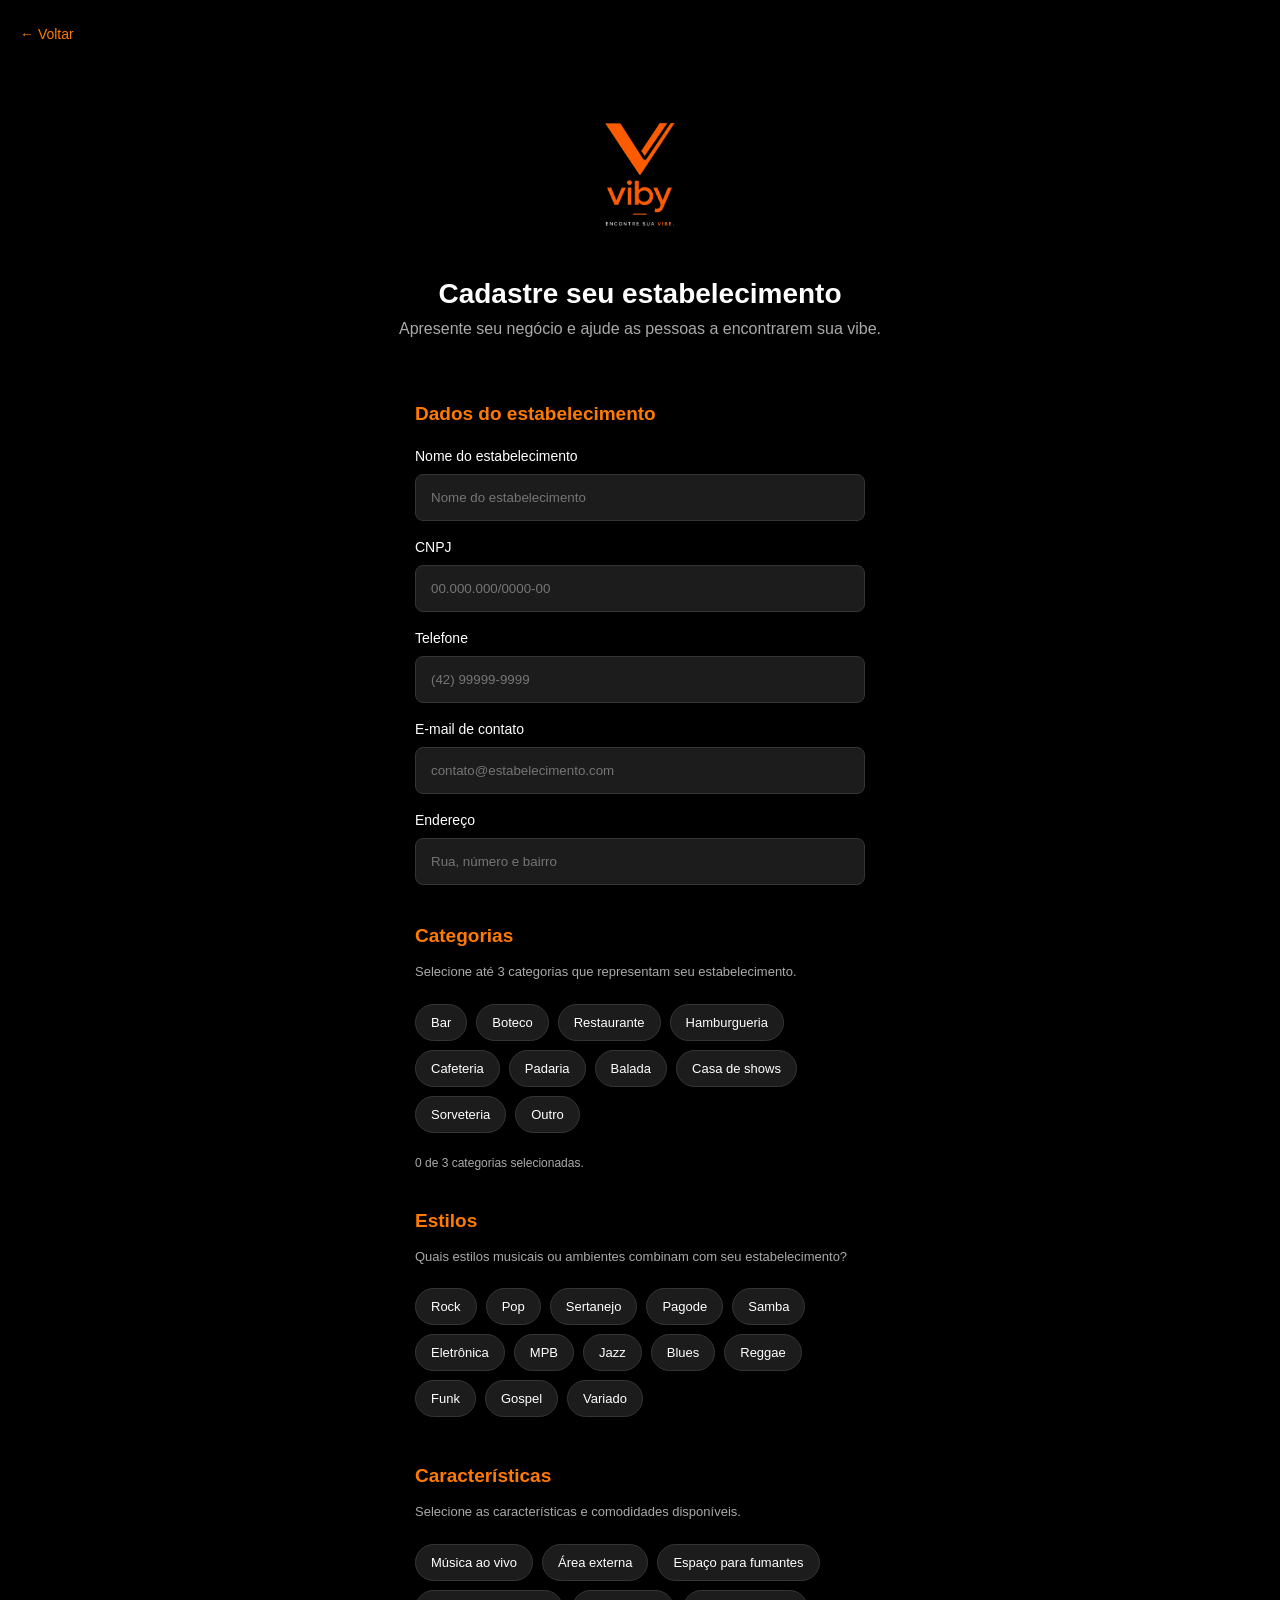
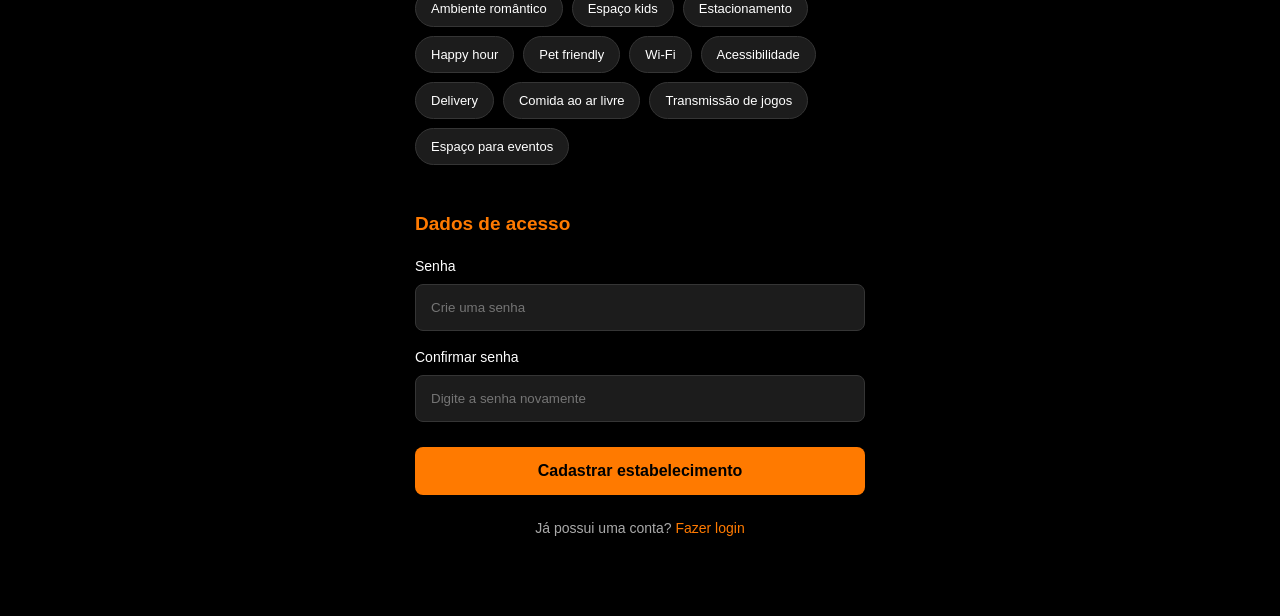
<file: cadastro-estabelecimento.html>
<!DOCTYPE html>
<html lang="pt-BR">
<head>
    <meta charset="UTF-8">
    <meta name="viewport" content="width=device-width, initial-scale=1.0">
    <title>Cadastro de estabelecimento | VIBY</title>
    <link rel="stylesheet" href="style.css">
</head>

<body>

<main class="paginaCadastro">

    <a href="cadastro.html" class="voltarInicio">← Voltar</a>

    <div class="conteudoCadastro">

        <img src="img/logo.png" alt="Logo Viby" class="logoCadastro">

        <h1>Cadastre seu estabelecimento</h1>
        <p>Apresente seu negócio e ajude as pessoas a encontrarem sua vibe.</p>

      <form class="formularioCadastro" id="formEstabelecimento" method="POST" action="cadastro-estabelecimento.php">

            <h2 class="tituloGrupo">Dados do estabelecimento</h2>

            <label for="nomeEstabelecimento">Nome do estabelecimento</label>
            <input type="text" id="nomeEstabelecimento" name="nomeEstabelecimento" placeholder="Nome do estabelecimento" required>

            <label for="cnpj">CNPJ</label>
            <input type="text" id="cnpj" name="cnpj" placeholder="00.000.000/0000-00" required>

            <label for="telefoneEstabelecimento">Telefone</label>
            <input type="tel" id="telefoneEstabelecimento" name="telefone" placeholder="(42) 99999-9999" required>

            <label for="emailEstabelecimento">E-mail de contato</label>
            <input type="email" id="emailEstabelecimento" name="email" placeholder="contato@estabelecimento.com" required>

            <label for="enderecoEstabelecimento">Endereço</label>
            <input type="text" id="enderecoEstabelecimento" name="endereco" placeholder="Rua, número e bairro" required>


            <h2 class="tituloGrupo">Categorias</h2>
            <p class="descricaoSelecao">Selecione até 3 categorias que representam seu estabelecimento.</p>

            <div class="grupoOpcoes" id="grupoCategorias">

                <button type="button" class="opcaoMultipla" data-valor="Bar">Bar</button>
                <button type="button" class="opcaoMultipla" data-valor="Boteco">Boteco</button>
                <button type="button" class="opcaoMultipla" data-valor="Restaurante">Restaurante</button>
                <button type="button" class="opcaoMultipla" data-valor="Hamburgueria">Hamburgueria</button>
                <button type="button" class="opcaoMultipla" data-valor="Cafeteria">Cafeteria</button>
                <button type="button" class="opcaoMultipla" data-valor="Padaria">Padaria</button>
                <button type="button" class="opcaoMultipla" data-valor="Balada">Balada</button>
                <button type="button" class="opcaoMultipla" data-valor="Casa de shows">Casa de shows</button>
                <button type="button" class="opcaoMultipla" data-valor="Sorveteria">Sorveteria</button>
                <button type="button" class="opcaoMultipla" data-valor="Outro">Outro</button>

            </div>

            <small id="avisoCategorias">0 de 3 categorias selecionadas.</small>


            <h2 class="tituloGrupo">Estilos</h2>
            <p class="descricaoSelecao">Quais estilos musicais ou ambientes combinam com seu estabelecimento?</p>

            <div class="grupoOpcoes" id="grupoEstilos">

                <button type="button" class="opcaoMultipla" data-valor="Rock">Rock</button>
                <button type="button" class="opcaoMultipla" data-valor="Pop">Pop</button>
                <button type="button" class="opcaoMultipla" data-valor="Sertanejo">Sertanejo</button>
                <button type="button" class="opcaoMultipla" data-valor="Pagode">Pagode</button>
                <button type="button" class="opcaoMultipla" data-valor="Samba">Samba</button>
                <button type="button" class="opcaoMultipla" data-valor="Eletrônica">Eletrônica</button>
                <button type="button" class="opcaoMultipla" data-valor="MPB">MPB</button>
                <button type="button" class="opcaoMultipla" data-valor="Jazz">Jazz</button>
                <button type="button" class="opcaoMultipla" data-valor="Blues">Blues</button>
                <button type="button" class="opcaoMultipla" data-valor="Reggae">Reggae</button>
                <button type="button" class="opcaoMultipla" data-valor="Funk">Funk</button>
                <button type="button" class="opcaoMultipla" data-valor="Gospel">Gospel</button>
                <button type="button" class="opcaoMultipla" data-valor="Variado">Variado</button>

            </div>


            <h2 class="tituloGrupo">Características</h2>
            <p class="descricaoSelecao">Selecione as características e comodidades disponíveis.</p>

            <div class="grupoOpcoes" id="grupoCaracteristicas">

                <button type="button" class="opcaoMultipla" data-valor="Música ao vivo">Música ao vivo</button>
                <button type="button" class="opcaoMultipla" data-valor="Área externa">Área externa</button>
                <button type="button" class="opcaoMultipla" data-valor="Espaço para fumantes">Espaço para fumantes</button>
                <button type="button" class="opcaoMultipla" data-valor="Ambiente romântico">Ambiente romântico</button>
                <button type="button" class="opcaoMultipla" data-valor="Espaço kids">Espaço kids</button>
                <button type="button" class="opcaoMultipla" data-valor="Estacionamento">Estacionamento</button>
                <button type="button" class="opcaoMultipla" data-valor="Happy hour">Happy hour</button>
                <button type="button" class="opcaoMultipla" data-valor="Pet friendly">Pet friendly</button>
                <button type="button" class="opcaoMultipla" data-valor="Wi-Fi">Wi-Fi</button>
                <button type="button" class="opcaoMultipla" data-valor="Acessibilidade">Acessibilidade</button>
                <button type="button" class="opcaoMultipla" data-valor="Delivery">Delivery</button>
                <button type="button" class="opcaoMultipla" data-valor="Comida ao ar livre">Comida ao ar livre</button>
                <button type="button" class="opcaoMultipla" data-valor="Transmissão de jogos">Transmissão de jogos</button>
                <button type="button" class="opcaoMultipla" data-valor="Espaço para eventos">Espaço para eventos</button>

            </div>


            <h2 class="tituloGrupo">Dados de acesso</h2>

            <label for="senhaProprietario">Senha</label>
            <input type="password" id="senhaProprietario" name="senha" placeholder="Crie uma senha" required>

            <label for="confirmarSenhaProprietario">Confirmar senha</label>
            <input type="password" id="confirmarSenhaProprietario" name="confirmarSenha" placeholder="Digite a senha novamente" required>

            <button type="submit" class="botaoCadastro">
                Cadastrar estabelecimento
            </button>

        </form>

        <p class="textoLogin">
            Já possui uma conta?
            <a href="login.html">Fazer login</a>
        </p>

    </div>

</main>

<script>

    function configurarSelecao(idGrupo, limite, idAviso) {

        const grupo = document.getElementById(idGrupo);
        const aviso = document.getElementById(idAviso);
        const opcoes = grupo.querySelectorAll(".opcaoMultipla");

        opcoes.forEach(function(botao) {

            botao.addEventListener("click", function() {

                const jaSelecionado = botao.classList.contains("selecionado");

                if (jaSelecionado) {

                    botao.classList.remove("selecionado");

                } else {

                    const selecionados = grupo.querySelectorAll(".selecionado");

                    if (limite !== null && selecionados.length >= limite) {
                        aviso.textContent = "Você pode selecionar no máximo " + limite + " opções.";
                        return;
                    }

                    botao.classList.add("selecionado");

                }

                if (aviso) {
                    const total = grupo.querySelectorAll(".selecionado").length;

                    if (limite !== null) {
                        aviso.textContent = total + " de " + limite + " selecionadas.";
                    } else {
                        aviso.textContent = total + " selecionadas.";
                    }
                }

            });

        });

    }

    configurarSelecao("grupoCategorias", 3, "avisoCategorias");
    configurarSelecao("grupoEstilos", null, null);
    configurarSelecao("grupoCaracteristicas", null, null);


    document.getElementById("formEstabelecimento").addEventListener("submit", function(event) {

    
        const categoriasSelecionadas = document.querySelectorAll("#grupoCategorias .selecionado");

        const senha = document.getElementById("senhaProprietario").value;
        const confirmarSenha = document.getElementById("confirmarSenhaProprietario").value;

        if (categoriasSelecionadas.length === 0) {
            alert("Selecione pelo menos uma categoria.");
            return;
        }

        if (senha !== confirmarSenha) {
            alert("As senhas não coincidem.");
            return;
        }

       ["Categorias", "Estilos", "Caracteristicas"].forEach(function(tipo) {
    const grupo = document.getElementById("grupo" + tipo);
    const selecionados = grupo.querySelectorAll(".selecionado");

    selecionados.forEach(function(botao) {
        const campo = document.createElement("input");
        campo.type = "hidden";
        campo.name = tipo.toLowerCase() + "[]";
        campo.value = botao.dataset.valor;
        document.getElementById("formEstabelecimento").appendChild(campo);
    });
});

    });

</script>

</body>
</html>
</file>
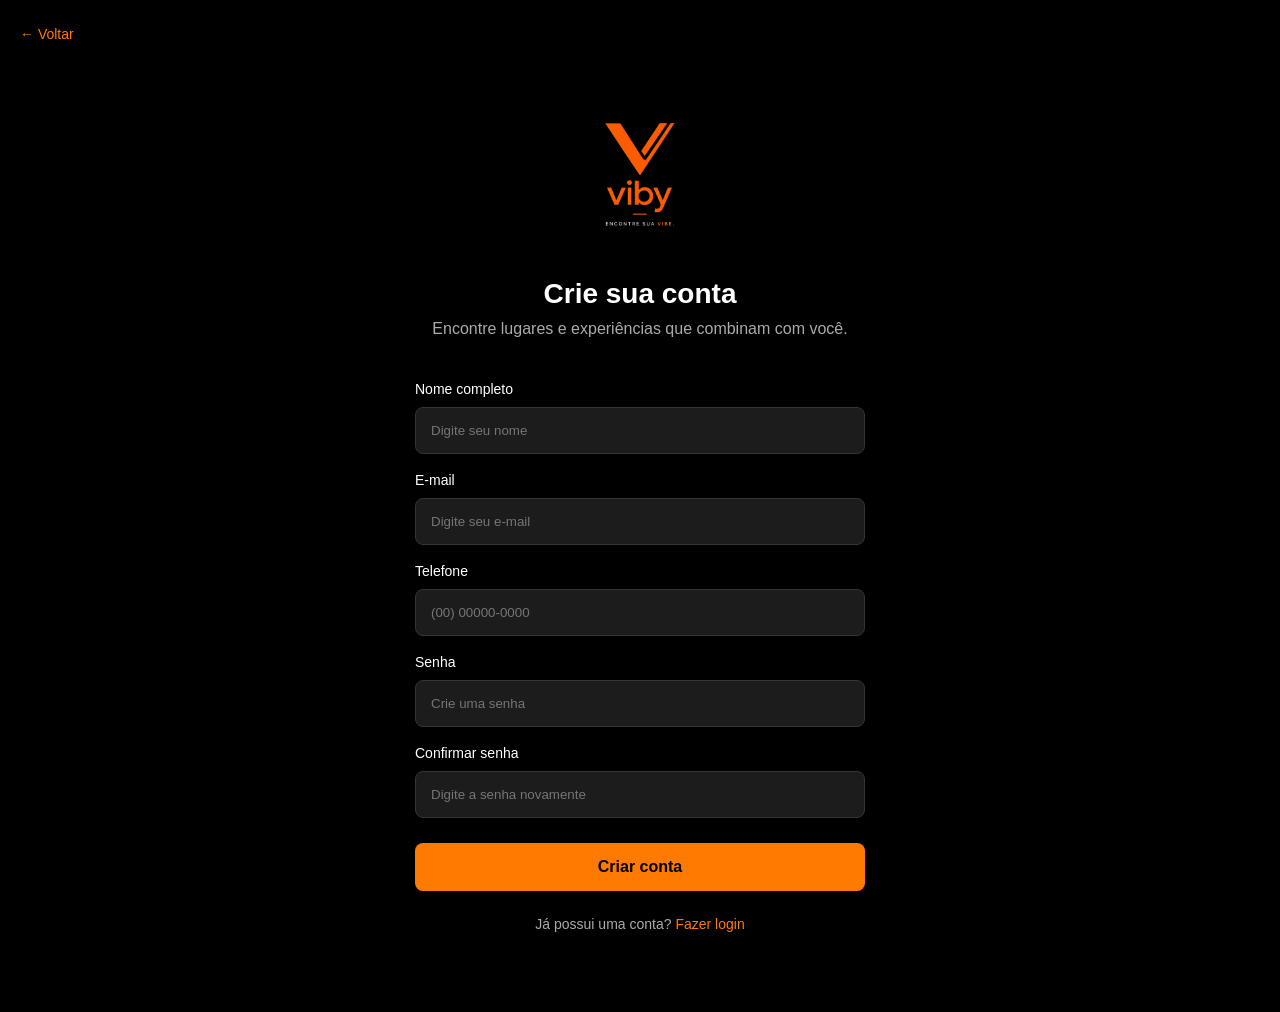
<file: cadastro-usuario.html>
<!DOCTYPE html>
<html lang="pt-BR">
<head>
    <meta charset="UTF-8">
    <meta name="viewport" content="width=device-width, initial-scale=1.0">
    <title>Cadastro de usuário | VIBY</title>
    <link rel="stylesheet" href="style.css">
</head>
<body>

    <main class="paginaCadastro">

        <a href="cadastro.html" class="voltarInicio">← Voltar</a>

        <div class="conteudoCadastro">

            <img src="img/logo.png" alt="Logo Viby" class="logoCadastro">

            <h1>Crie sua conta</h1>
            <p>Encontre lugares e experiências que combinam com você.</p>

            <form class="formularioCadastro"
                  action="cadastro-usuario.php"
                  method="POST">

                <label for="nome">Nome completo</label>
                <input type="text" id="nome" name="nome"
                       placeholder="Digite seu nome" maxlength="100" required>

                <label for="email">E-mail</label>
                <input type="email" id="email" name="email"
                       placeholder="Digite seu e-mail" maxlength="150" required>

                <label for="telefone">Telefone</label>
                <input type="tel" id="telefone" name="telefone"
                       placeholder="(00) 00000-0000" maxlength="20" required>

                <label for="senha">Senha</label>
                <input type="password" id="senha" name="senha"
                       placeholder="Crie uma senha" required>

                <label for="confirmarSenha">Confirmar senha</label>
                <input type="password" id="confirmarSenha"
                       name="confirmarSenha"
                       placeholder="Digite a senha novamente" required>

                <button type="submit" class="botaoCadastro">
                    Criar conta
                </button>

            </form>

            <p class="textoLogin">
                Já possui uma conta?
                <a href="login.html">Fazer login</a>
            </p>

        </div>

    </main>

</body>
</html>
</file>
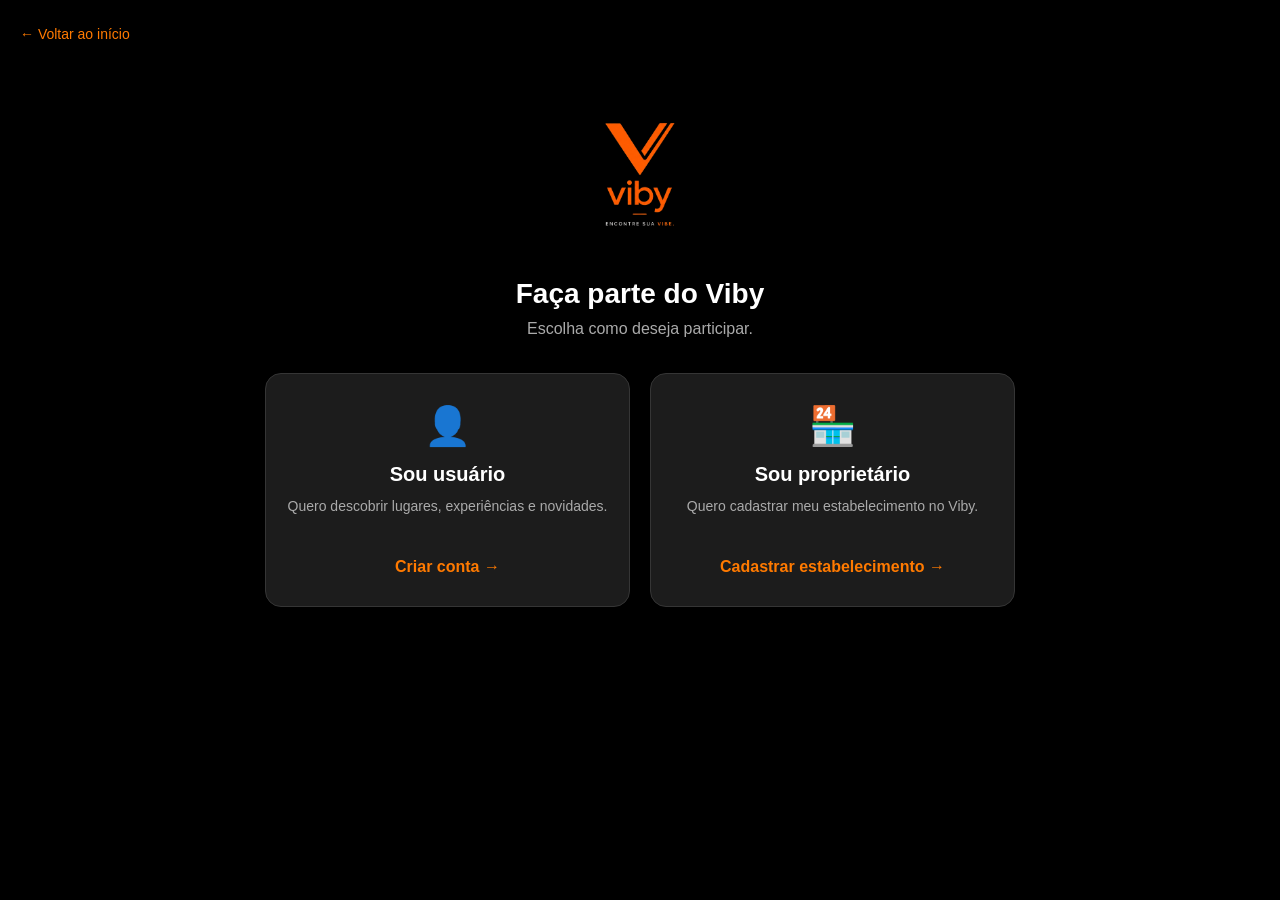
<file: cadastro.html>
<!DOCTYPE html>
<html lang="pt-BR">
<head>
    <meta charset="UTF-8">
    <meta name="viewport" content="width=device-width, initial-scale=1.0">
    <title>Cadastro | VIBY</title>
    <link rel="stylesheet" href="style.css">
</head>
<body>

    <main class="paginaCadastro">

        <a href="index.php" class="voltarInicio">← Voltar ao início</a>

        <div class="conteudoCadastro">

            <img src="img/logo.png" alt="Logo Viby" class="logoCadastro">

            <h1>Faça parte do Viby</h1>
            <p>Escolha como deseja participar.</p>

            <div class="opcoesCadastro">

                <a href="cadastro-usuario.html" class="opcaoCadastro">
                    <span class="iconeCadastro">👤</span>
                    <h2>Sou usuário</h2>
                    <p>Quero descobrir lugares, experiências e novidades.</p>
                    <span class="textoOpcao">Criar conta →</span>
                </a>

                <a href="cadastro-estabelecimento.html" class="opcaoCadastro">
                    <span class="iconeCadastro">🏪</span>
                    <h2>Sou proprietário</h2>
                    <p>Quero cadastrar meu estabelecimento no Viby.</p>
                    <span class="textoOpcao">Cadastrar estabelecimento →</span>
                </a>

            </div>

        </div>

    </main>

</body>
</html>
</file>
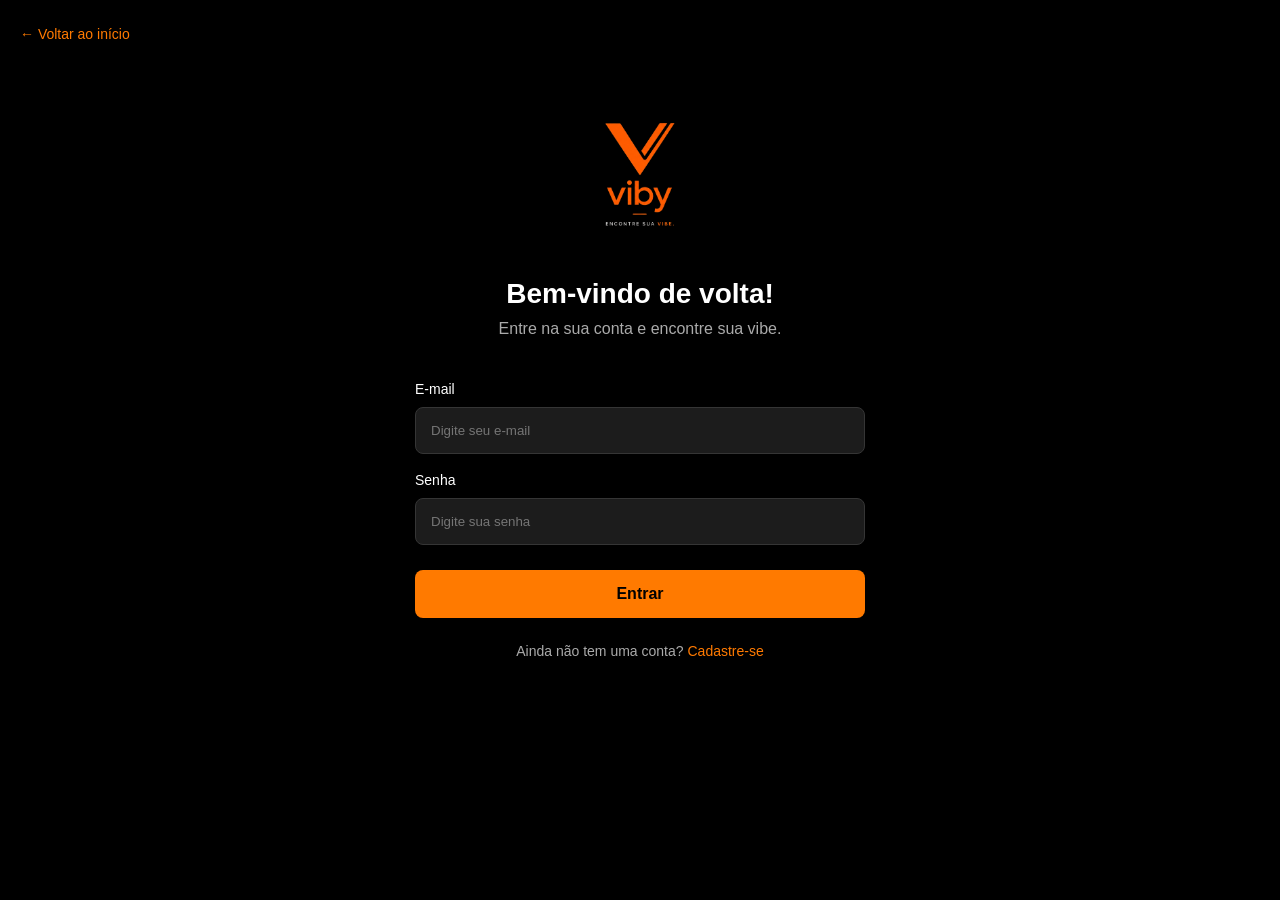
<file: login.html>
<!DOCTYPE html>
<html lang="pt-BR">
<head>
    <meta charset="UTF-8">
    <meta name="viewport" content="width=device-width, initial-scale=1.0">
    <title>Login | VIBY</title>
    <link rel="stylesheet" href="style.css">
</head>
<body>

    <main class="paginaCadastro">

        <a href="index.php" class="voltarInicio">← Voltar ao início</a>

        <div class="conteudoCadastro">

            <img src="img/logo.png" alt="Logo Viby" class="logoCadastro">

            <h1>Bem-vindo de volta!</h1>
            <p>Entre na sua conta e encontre sua vibe.</p>

            <form class="formularioCadastro" method="POST" action="login.php">

                <label for="emailLogin">E-mail</label>
                <input type="email" id="emailLogin" name="email"
                    placeholder="Digite seu e-mail" required>

                <label for="senhaLogin">Senha</label>
                <input type="password" id="senhaLogin" name="senha"
                    placeholder="Digite sua senha" required>

                <button type="submit" class="botaoCadastro">
                    Entrar
                </button>

            </form>

            <p class="textoLogin">
                Ainda não tem uma conta?
                <a href="cadastro.html">Cadastre-se</a>
            </p>

        </div>

    </main>

</body>
</html>
</file>
<file: style.css>
* {
    margin: 0;
    padding: 0;
    box-sizing: border-box;
}

body {
    background-color: #000;
    font-family: Arial, sans-serif;
}

/* IMAGEM DE FUNDO */
.hero {
    position: relative;
    width: 100%;
    height: 380px;

    background-image: url("img/fundo.jpg");
    background-size: cover;
    background-position: center;
    background-repeat: no-repeat;

    display: flex;
    justify-content: center;
    align-items: flex-start;
}

/* DEGRADÊ INFERIOR */
.hero::after {
    content: "";
    position: absolute;
    bottom: 0;
    left: 0;

    width: 100%;
    height: 25%;

    background: linear-gradient(
        to bottom,
        transparent 0%,
        rgba(0, 0, 0, 0.5) 50%,
        #000 100%
    );

    pointer-events: none;
}

.hero::before {
    content: "";
    position: absolute;
    inset: 0;
    background: rgba(0, 0, 0, 0.45);
}
.hero {
    isolation: isolate;
}

/* LOGO */
.logo {
    position: relative;
    z-index: 1;

    width: 150px;
    max-width: 55%;
    height: auto;

    margin-top: 30px;
}

/* RESTANTE DA PÁGINA */
main {
    width: 100%;
    min-height: 100vh;
    background-color: #000;
}

/* TABLET E DESKTOP */
@media (min-width: 768px) {
    .hero {
        height: 450px;
    }

    .logo {
        width: 200px;
    }
}

/* BARRA DE BUSCA */
.busca {
    position: absolute;
    z-index: 2;

    bottom: 85px;
    left: 12px;

    width: calc(100% - 24px);
    height: 58px;

    display: flex;
    align-items: center;

    background: #1C1C1C;
    border: 1px solid #353535;
    border-radius: 40px;

    padding: 6px 6px 6px 18px;
}

/* ÍCONE */
.icone-busca {
    color: #AAAAAA;
    font-size: 27px;
    margin-right: 10px;
    
}

/* CAMPO DE TEXTO */
.busca input {
    flex: 1;
    min-width: 0;

    background: transparent;
    border: none;
    outline: none;

    color: #FFFFFF;
    font-size: 15px;
}


.busca input::placeholder {
    color: #AAAAAA;
}
.bntBuscar {
    background-color: #FF7A00;
    color: #000000;
    border-radius: 60px;

    padding: 13px 25px;
    font-size: 16px;
    min-height: px;
}

/* SUGESTÕES DE VIBE */
.sugestoes {
    width: 100%;
    max-width: 900px;
    margin: 0 auto;
    padding: 25px 20px;
}

/* TÍTULO */
.sugestoes h2 {
    color: #FFFFFF;
    font-size: clamp(17px, 2vw, 21px);
    margin-bottom: 18px;
}

/* LISTA DE SUGESTÕES */
.listaSugestoes {
    display: flex;
    flex-direction: column;
    gap: 12px;
}

/* BOTÕES */
.itemSugestao {
    width: 100%;
    min-height: 58px;

    display: flex;
    align-items: center;
    justify-content: space-between;
    gap: 15px;

    padding: 15px 18px;

    background-color: #1C1C1C;
    border: 1px solid #353535;
    border-radius: 12px;

    color: #FFFFFF;
    font-size: 14px;
    text-align: left;

    cursor: pointer;
}

/* SETAS */
.itemSugestao span {
    color: #FF7A00;
    font-size: 22px;
    flex-shrink: 0;
}

/* EFEITO AO PASSAR O MOUSE */
.itemSugestao:hover {
    border-color: #FF7A00;
    background-color: #252525;
}

/* CATEGORIAS */
.categorias {
    width: 100%;
    max-width: 1200px;
    margin: 0 auto;
    padding: 30px 20px;
}

/* TÍTULO */
.categorias h2 {
    color: #FFFFFF;
    font-size: clamp(18px, 2vw, 22px);
    margin-bottom: 18px;
}

/* LISTA DE CATEGORIAS */
.listaCategorias {
    display: flex;
    gap: 15px;

    overflow-x: auto;
    overflow-y: hidden;

    padding-bottom: 12px;

    scroll-behavior: smooth;
    -webkit-overflow-scrolling: touch;
}

/* BARRA DE ROLAGEM */
.listaCategorias::-webkit-scrollbar {
    height: 5px;
}

.listaCategorias::-webkit-scrollbar-thumb {
    background: #FF7A00;
    border-radius: 10px;
}

.listaCategorias::-webkit-scrollbar-track {
    background: #1C1C1C;
}

/* CARTÃO */
.cardCategoria {
    position: relative;

    flex: 0 0 180px;
    height: 220px;

    border-radius: 14px;
    overflow: hidden;

    cursor: pointer;
    border: 1px solid #353535;
}

/* IMAGENS */
.cardCategoria img {
    width: 100%;
    height: 100%;

    object-fit: cover;

    transition: transform 0.3s ease;
}

/* ESCURECIMENTO DA PARTE INFERIOR */
.cardCategoria::after {
    content: "";
    position: absolute;
    inset: 0;

    background: linear-gradient(
        to top,
        rgba(0, 0, 0, 0.85),
        transparent 65%
    );
}

/* NOME DA CATEGORIA */
.cardCategoria h3 {
    position: absolute;
    z-index: 1;

    bottom: 15px;
    left: 14px;

    color: #FFFFFF;
    font-size: 16px;
    font-weight: bold;
}

/* EFEITO DO MOUSE */
.cardCategoria:hover img {
    transform: scale(1.08);
}

/* CELULARES */
@media (max-width: 600px) {

    .categorias {
        padding: 25px 15px;
    }

    .cardCategoria {
        flex: 0 0 145px;
        height: 185px;
    }

    .cardCategoria h3 {
        font-size: 14px;
    }
}


/* TELA DE CADASTRO */

.paginaCadastro {
    min-height: 100vh;
    background: #000;
    padding: 25px 20px;
    color: #FFF;
}

.voltarInicio {
    color: #FF7A00;
    text-decoration: none;
    font-size: 14px;
}

.conteudoCadastro {
    width: 100%;
    max-width: 750px;
    margin: 55px auto;
    text-align: center;
}

.logoCadastro {
    width: 130px;
    height: auto;
    margin-bottom: 25px;
}

.conteudoCadastro h1 {
    font-size: 28px;
    margin-bottom: 10px;
}

.conteudoCadastro > p {
    color: #AAA;
    margin-bottom: 35px;
}

.opcoesCadastro {
    display: grid;
    grid-template-columns: 1fr 1fr;
    gap: 20px;
}

.opcaoCadastro {
    background: #1C1C1C;
    border: 1px solid #353535;
    border-radius: 16px;
    padding: 30px 20px;
    text-decoration: none;
    color: #FFF;
    transition: 0.3s;
}

.opcaoCadastro:hover {
    border-color: #FF7A00;
    transform: translateY(-4px);
}

.iconeCadastro {
    font-size: 38px;
}

.opcaoCadastro h2 {
    font-size: 20px;
    margin: 15px 0 10px;
}

.opcaoCadastro p {
    color: #AAA;
    font-size: 14px;
    line-height: 1.5;
    min-height: 42px;
}

.textoOpcao {
    display: inline-block;
    color: #FF7A00;
    font-weight: bold;
    margin-top: 20px;
}

@media (max-width: 600px) {
    .opcoesCadastro {
        grid-template-columns: 1fr;
    }

    .conteudoCadastro {
        margin-top: 35px;
    }
}


/* FORMULÁRIO DE CADASTRO */

.formularioCadastro {
    display: flex;
    flex-direction: column;
    text-align: left;
    gap: 10px;
    max-width: 450px;
    margin: 0 auto;
}

.formularioCadastro label {
    color: #FFF;
    font-size: 14px;
    margin-top: 8px;
}

.formularioCadastro input {
    width: 100%;
    padding: 15px;
    background: #1C1C1C;
    border: 1px solid #353535;
    border-radius: 8px;
    color: #FFF;
    outline: none;
}

.formularioCadastro input:focus {
    border-color: #FF7A00;
}

.botaoCadastro {
    width: 100%;
    padding: 15px;
    margin-top: 15px;
    background: #FF7A00;
    color: #000;
    border: none;
    border-radius: 8px;
    font-size: 16px;
    font-weight: bold;
    cursor: pointer;
}

.textoLogin {
    margin-top: 25px;
    color: #AAA;
    font-size: 14px;
}

.textoLogin a {
    color: #FF7A00;
    text-decoration: none;
}


/* CAMPO DE SELEÇÃO DO CADASTRO */

.formularioCadastro select {
    width: 100%;
    padding: 15px;
    background: #1C1C1C;
    border: 1px solid #353535;
    border-radius: 8px;
    color: #FFF;
    outline: none;
    font-size: 14px;
}

.formularioCadastro select:focus {
    border-color: #FF7A00;
}

.formularioCadastro select option {
    background: #1C1C1C;
    color: #FFF;
}

/* MENU DE LOGIN E CADASTRO */

.menuConta {
    position: absolute;
    top: 20px;
    right: 25px;
    z-index: 5;
    display: flex;
    align-items: center;
    gap: 15px;
}

.menuConta a {
    color: #FFFFFF;
    text-decoration: none;
    font-size: 14px;
}

.menuConta .botaoConta {
    background: #FF7A00;
    color: #000000;
    padding: 10px 18px;
    border-radius: 25px;
    font-weight: bold;
}

@media (max-width: 600px) {
    .menuConta {
        top: 15px;
        right: 15px;
    }
}


/* SEÇÃO PARA ESTABELECIMENTOS */

.cadastroEstabelecimento {
    width: 100%;
    padding: 60px 20px;
    background: #1C1C1C;
    border-top: 1px solid #353535;
    text-align: center;
}

.conteudoEstabelecimento {
    max-width: 700px;
    margin: 0 auto;
}

.conteudoEstabelecimento h2 {
    color: #FFFFFF;
    font-size: clamp(22px, 3vw, 30px);
    margin-bottom: 18px;
}

.conteudoEstabelecimento p {
    color: #AAAAAA;
    font-size: 15px;
    line-height: 1.6;
    margin-bottom: 28px;
}

.botaoEstabelecimento {
    display: inline-block;
    padding: 14px 25px;
    background: #FF7A00;
    color: #000000;
    text-decoration: none;
    border-radius: 30px;
    font-weight: bold;
    transition: 0.3s;
}

.botaoEstabelecimento:hover {
    background: #FF9533;
    transform: translateY(-2px);
}

/* GRUPOS DE SELEÇÃO MÚLTIPLA */

.tituloGrupo {
    color: #FF7A00;
    font-size: 19px;
    margin-top: 30px;
    margin-bottom: 5px;
}

.descricaoSelecao {
    color: #AAAAAA;
    font-size: 13px;
    line-height: 1.5;
    margin-bottom: 12px;
}

.grupoOpcoes {
    display: flex;
    flex-wrap: wrap;
    gap: 9px;
    margin-bottom: 8px;
}

.opcaoMultipla {
    background: #1C1C1C;
    color: #FFFFFF;
    border: 1px solid #353535;
    border-radius: 25px;
    padding: 10px 15px;
    font-size: 13px;
    cursor: pointer;
    transition: 0.2s;
}

.opcaoMultipla:hover {
    border-color: #FF7A00;
}

.opcaoMultipla.selecionado {
    background: #FF7A00;
    border-color: #FF7A00;
    color: #000000;
    font-weight: bold;
}

#avisoCategorias {
    display: block;
    color: #AAAAAA;
    margin-top: 5px;
    font-size: 12px;
}

/* PERFIL PÚBLICO DO ESTABELECIMENTO */

.perfilTopo {
    display: flex;
    justify-content: space-between;
    align-items: center;
    padding: 18px 5%;
    background: #111;
}

.perfilTopo a {
    color: #FF7A00;
    text-decoration: none;
}

.perfilTopo img {
    width: 65px;
}

.perfilEstabelecimento {
    max-width: 1000px;
    margin: auto;
    padding: 20px;
    color: #FFF;
}

.capaEstabelecimento img {
    width: 100%;
    height: 300px;
    object-fit: cover;
    border-radius: 15px;
}

.dadosEstabelecimento {
    padding: 25px 5px;
}

.categoriaPerfil {
    color: #FF7A00;
    font-size: 12px;
    font-weight: bold;
}

.dadosEstabelecimento h1 {
    margin: 10px 0;
    font-size: 30px;
}

.descricaoPerfil, .sobrePerfil p {
    color: #AAA;
    line-height: 1.7;
}

.informacoesPerfil {
    display: flex;
    flex-wrap: wrap;
    gap: 15px;
    margin-top: 20px;
    color: #DDD;
    font-size: 14px;
}

.fotosEstabelecimento, .cardapioPerfil, .sobrePerfil {
    margin-top: 30px;
}

.perfilEstabelecimento h2 {
    margin-bottom: 18px;
}

.galeriaPerfil {
    display: grid;
    grid-template-columns: repeat(3, 1fr);
    gap: 12px;
}

.galeriaPerfil img {
    width: 100%;
    height: 180px;
    object-fit: cover;
    border-radius: 12px;
}

.subtituloPerfil {
    color: #AAA;
    margin: -8px 0 25px;
}

.cardapioPerfil h3 {
    color: #FF7A00;
    margin: 25px 0 12px;
}

.itemCardapio {
    display: flex;
    justify-content: space-between;
    align-items: center;
    gap: 15px;
    padding: 18px;
    margin-bottom: 10px;
    background: #1C1C1C;
    border: 1px solid #353535;
    border-radius: 12px;
}

.itemCardapio h4 {
    margin-bottom: 7px;
}

.itemCardapio p {
    color: #AAA;
    font-size: 13px;
    line-height: 1.5;
}

.itemCardapio strong {
    color: #FF7A00;
    white-space: nowrap;
}

.sobrePerfil {
    background: #1C1C1C;
    padding: 25px;
    border-radius: 12px;
}

.avisoDemonstracao {
    color: #777;
    text-align: center;
    font-size: 12px;
    margin: 30px 0;
}

@media (max-width: 600px) {
    .capaEstabelecimento img {
        height: 210px;
    }

    .galeriaPerfil {
        grid-template-columns: 1fr 1fr;
    }

    .galeriaPerfil img {
        height: 130px;
    }

    .informacoesPerfil {
        flex-direction: column;
    }

    .dadosEstabelecimento h1 {
        font-size: 24px;
    }
}


/* CARDÁPIO EXPANSÍVEL */

.categoriaCardapio {
    margin-bottom: 12px;
    background: #1C1C1C;
    border: 1px solid #353535;
    border-radius: 12px;
    overflow: hidden;
}

.categoriaCardapio summary {
    display: flex;
    justify-content: space-between;
    align-items: center;
    padding: 18px;
    color: #FFF;
    font-weight: bold;
    cursor: pointer;
    list-style: none;
}

.categoriaCardapio summary::-webkit-details-marker {
    display: none;
}

.categoriaCardapio summary span {
    color: #FF7A00;
    font-size: 22px;
}

.categoriaCardapio[open] summary {
    border-bottom: 1px solid #353535;
}

.categoriaCardapio[open] summary span {
    transform: rotate(45deg);
}

.categoriaCardapio .itemCardapio {
    margin: 10px;
}


/* PAINEL DO ESTABELECIMENTO */

.painel-header {
    display: flex;
    justify-content: space-between;
    align-items: center;
    padding: 20px 8%;
    background: #1C1C1C;
    border-bottom: 1px solid #2B2B2B;
}

.painel-logo {
    color: #FF7A00;
    font-size: 28px;
    font-weight: bold;
    text-decoration: none;
    letter-spacing: 2px;
}

.painel-sair {
    color: #FFFFFF;
    text-decoration: none;
    font-size: 14px;
    transition: 0.3s;
}

.painel-sair:hover {
    color: #FF7A00;
}

.painel-container {
    width: 84%;
    max-width: 1200px;
    margin: 60px auto;
}

.painel-boas-vindas {
    margin-bottom: 40px;
}

.painel-subtitulo {
    color: #FF7A00;
    font-size: 12px;
    font-weight: bold;
    letter-spacing: 2px;
}

.painel-boas-vindas h1 {
    color: #FFFFFF;
    font-size: 32px;
    margin: 12px 0;
}

.painel-boas-vindas p {
    color: #AAAAAA;
    font-size: 16px;
}

.painel-boas-vindas strong {
    color: #FF7A00;
}

.painel-opcoes {
    display: grid;
    grid-template-columns: repeat(2, 1fr);
    gap: 22px;
}

.painel-card {
    position: relative;
    display: block;
    min-height: 190px;
    padding: 28px;
    background: #1C1C1C;
    border: 1px solid #2B2B2B;
    border-radius: 12px;
    text-decoration: none;
    transition: 0.3s;
}

.painel-card:hover {
    border-color: #FF7A00;
    transform: translateY(-4px);
}

.painel-card-icone {
    color: #FF7A00;
    font-size: 30px;
    margin-bottom: 18px;
}

.painel-card h2 {
    color: #FFFFFF;
    font-size: 19px;
    margin-bottom: 10px;
}

.painel-card p {
    color: #AAAAAA;
    font-size: 14px;
    line-height: 1.6;
    max-width: 90%;
}

.painel-card-seta {
    position: absolute;
    right: 25px;
    bottom: 25px;
    color: #FF7A00;
    font-size: 24px;
}

.painel-footer {
    padding: 25px;
    text-align: center;
    color: #777777;
    font-size: 12px;
    letter-spacing: 2px;
    border-top: 1px solid #2B2B2B;
}

@media (max-width: 700px) {
    .painel-header {
        padding: 18px 6%;
    }

    .painel-container {
        width: 88%;
        margin: 40px auto;
    }

    .painel-boas-vindas h1 {
        font-size: 26px;
    }

    .painel-opcoes {
        grid-template-columns: 1fr;
    }
}
</file>
